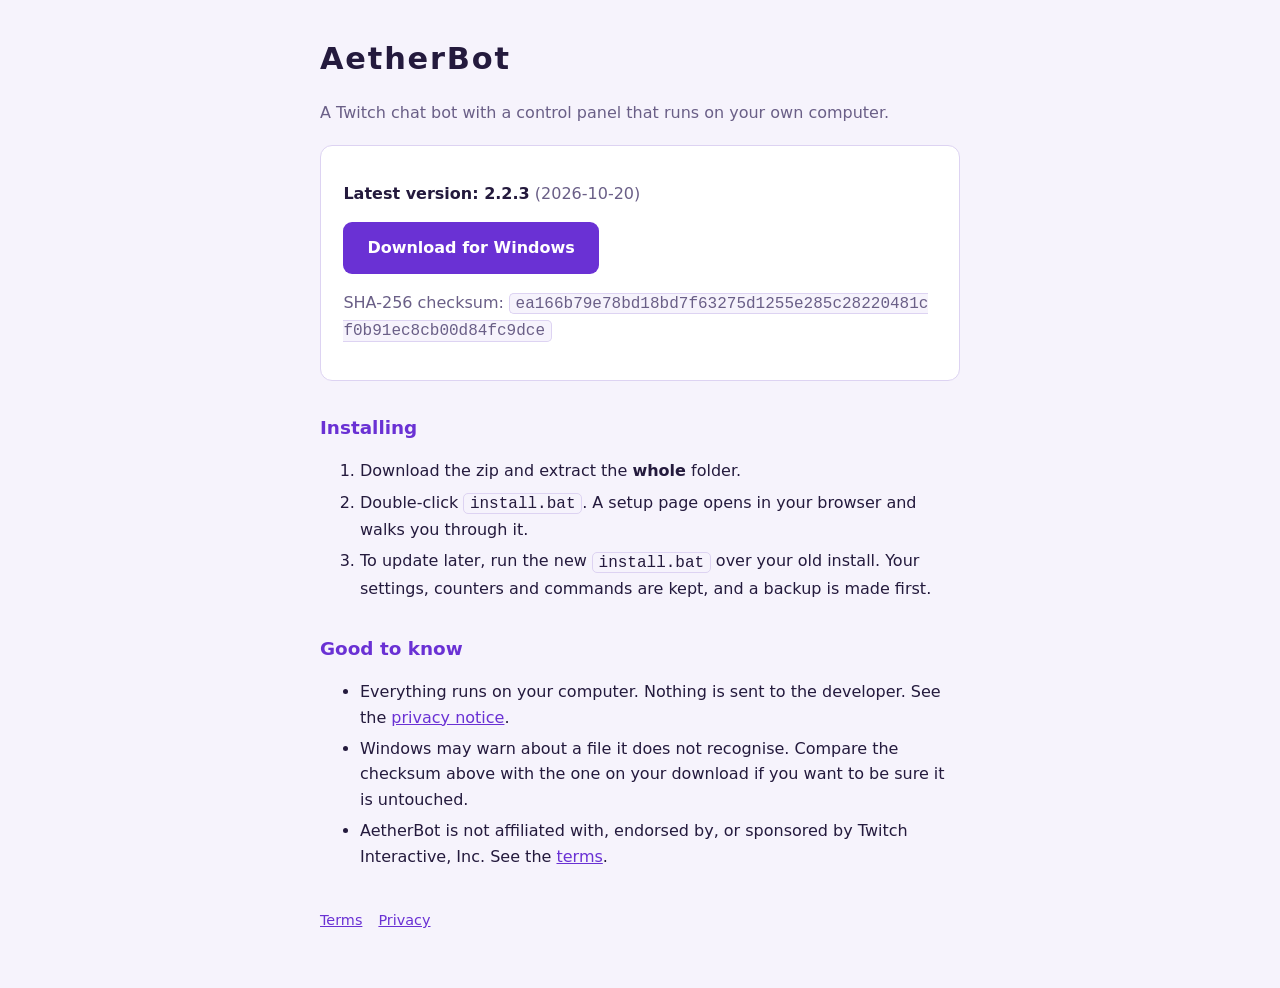
<file: index.html>
<!doctype html>
<html lang="en"><head><meta charset="utf-8"><meta name="viewport" content="width=device-width,initial-scale=1">
<title>AetherBot</title><link rel="stylesheet" href="style.css"></head>
<body><div class="wrap">
<h1>AetherBot</h1>
<p class="dim">A Twitch chat bot with a control panel that runs on your own computer.</p>

<div class="card">
  <p><strong>Latest version: <span id="ver">&hellip;</span></strong> <span class="dim" id="date"></span></p>
  <p><a class="btn" id="dl" href="https://github.com/AetherBot-Dev/AetherBot/releases/latest">Download for Windows</a></p>
  <p class="dim" id="sum"></p>
</div>

<h2>Installing</h2>
<ol>
  <li>Download the zip and extract the <b>whole</b> folder.</li>
  <li>Double-click <code>install.bat</code>. A setup page opens in your browser and walks you through it.</li>
  <li>To update later, run the new <code>install.bat</code> over your old install. Your settings, counters and commands are kept, and a backup is made first.</li>
</ol>

<h2>Good to know</h2>
<ul>
  <li>Everything runs on your computer. Nothing is sent to the developer. See the <a href="privacy.html">privacy notice</a>.</li>
  <li>Windows may warn about a file it does not recognise. Compare the checksum above with the one on your download if you want to be sure it is untouched.</li>
  <li>AetherBot is not affiliated with, endorsed by, or sponsored by Twitch Interactive, Inc. See the <a href="terms.html">terms</a>.</li>
</ul>

<nav><a href="terms.html">Terms</a><a href="privacy.html">Privacy</a></nav>
</div>
<script>
fetch('version.json',{cache:'no-store'}).then(r=>r.json()).then(function(v){
  document.getElementById('ver').textContent=v.version;
  if(v.released)document.getElementById('date').textContent='('+v.released+')';
  if(v.download)document.getElementById('dl').href=v.download;
  if(v.sha256)document.getElementById('sum').innerHTML='SHA-256 checksum: <code>'+v.sha256+'</code>';
}).catch(function(){document.getElementById('ver').textContent='see the download page';});
</script>
</body></html>
</file>
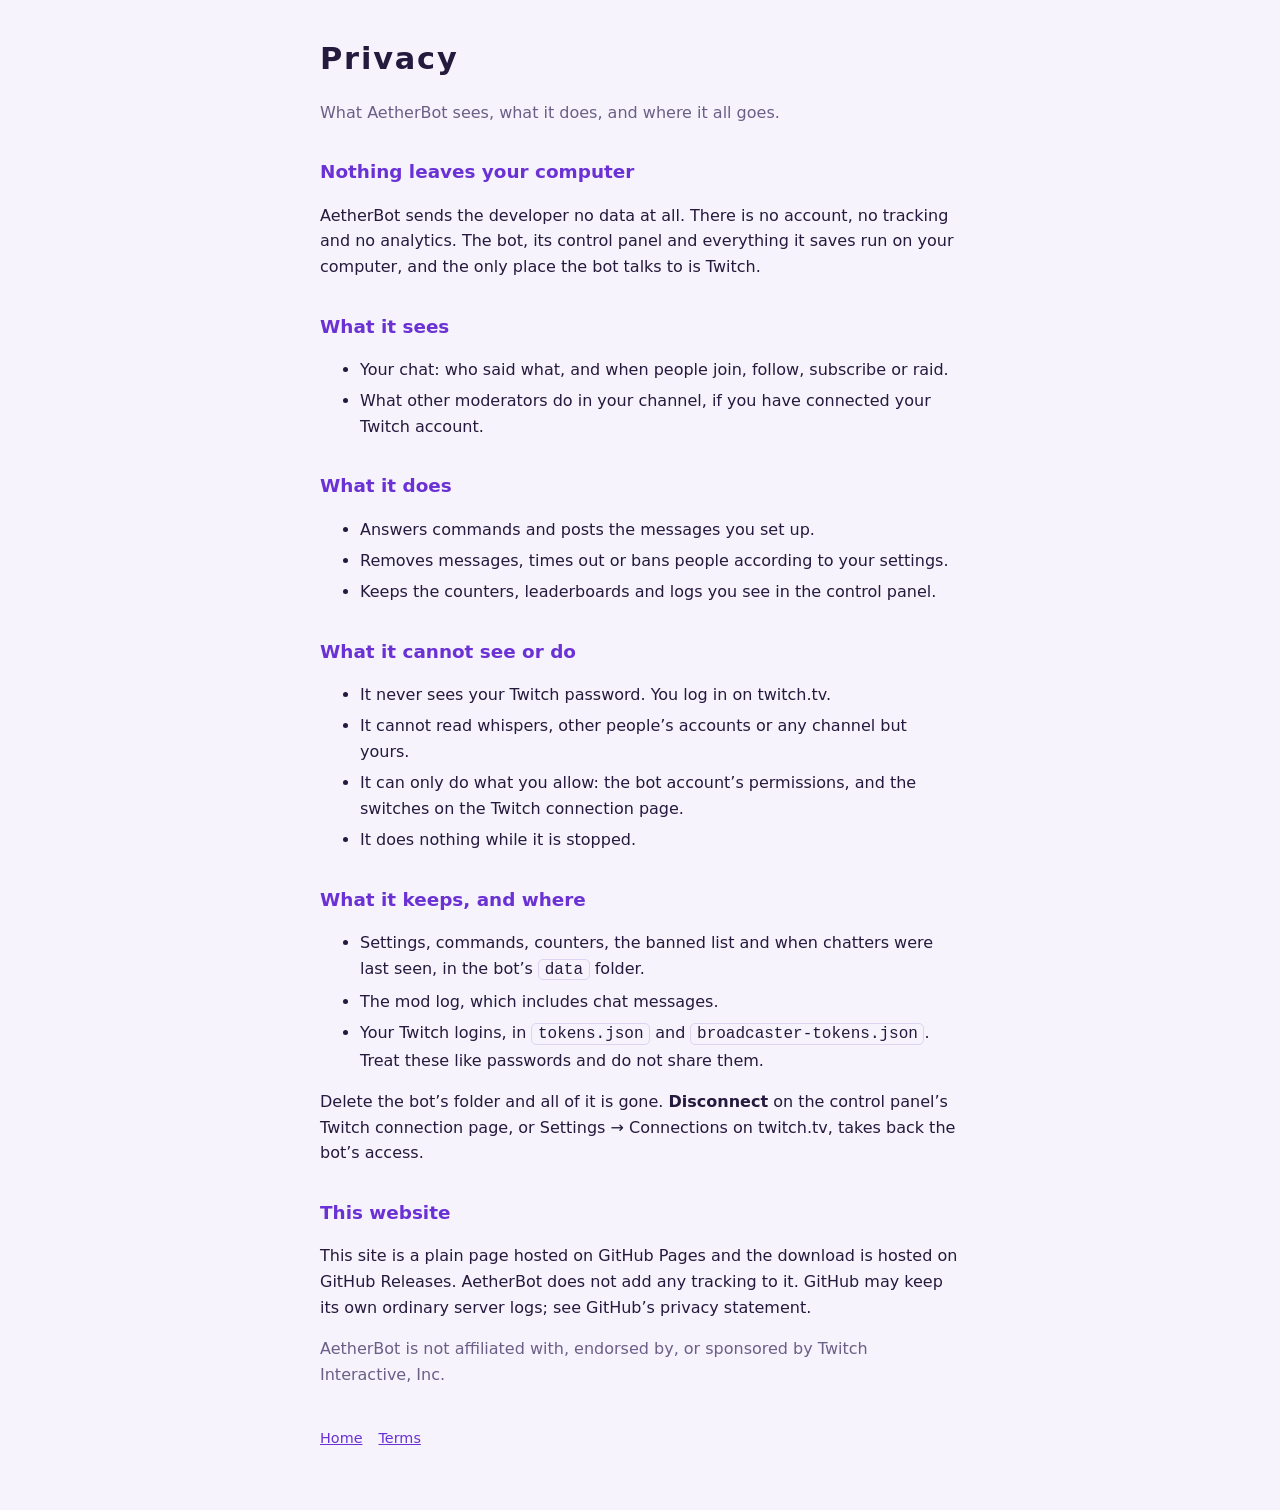
<file: privacy.html>
<!doctype html>
<html lang="en"><head><meta charset="utf-8"><meta name="viewport" content="width=device-width,initial-scale=1">
<title>AetherBot privacy</title><link rel="stylesheet" href="style.css"></head>
<body><div class="wrap">
<h1>Privacy</h1>
<p class="dim">What AetherBot sees, what it does, and where it all goes.</p>

<h2>Nothing leaves your computer</h2>
<p>AetherBot sends the developer no data at all. There is no account, no tracking and no analytics. The bot, its control panel and everything it saves run on your computer, and the only place the bot talks to is Twitch.</p>

<h2>What it sees</h2>
<ul>
  <li>Your chat: who said what, and when people join, follow, subscribe or raid.</li>
  <li>What other moderators do in your channel, if you have connected your Twitch account.</li>
</ul>

<h2>What it does</h2>
<ul>
  <li>Answers commands and posts the messages you set up.</li>
  <li>Removes messages, times out or bans people according to your settings.</li>
  <li>Keeps the counters, leaderboards and logs you see in the control panel.</li>
</ul>

<h2>What it cannot see or do</h2>
<ul>
  <li>It never sees your Twitch password. You log in on twitch.tv.</li>
  <li>It cannot read whispers, other people&rsquo;s accounts or any channel but yours.</li>
  <li>It can only do what you allow: the bot account&rsquo;s permissions, and the switches on the Twitch connection page.</li>
  <li>It does nothing while it is stopped.</li>
</ul>

<h2>What it keeps, and where</h2>
<ul>
  <li>Settings, commands, counters, the banned list and when chatters were last seen, in the bot&rsquo;s <code>data</code> folder.</li>
  <li>The mod log, which includes chat messages.</li>
  <li>Your Twitch logins, in <code>tokens.json</code> and <code>broadcaster-tokens.json</code>. Treat these like passwords and do not share them.</li>
</ul>
<p>Delete the bot&rsquo;s folder and all of it is gone. <b>Disconnect</b> on the control panel&rsquo;s Twitch connection page, or Settings &rarr; Connections on twitch.tv, takes back the bot&rsquo;s access.</p>

<h2>This website</h2>
<p>This site is a plain page hosted on GitHub Pages and the download is hosted on GitHub Releases. AetherBot does not add any tracking to it. GitHub may keep its own ordinary server logs; see GitHub&rsquo;s privacy statement.</p>

<p class="dim">AetherBot is not affiliated with, endorsed by, or sponsored by Twitch Interactive, Inc.</p>
<nav><a href="index.html">Home</a><a href="terms.html">Terms</a></nav>
</div></body></html>
</file>
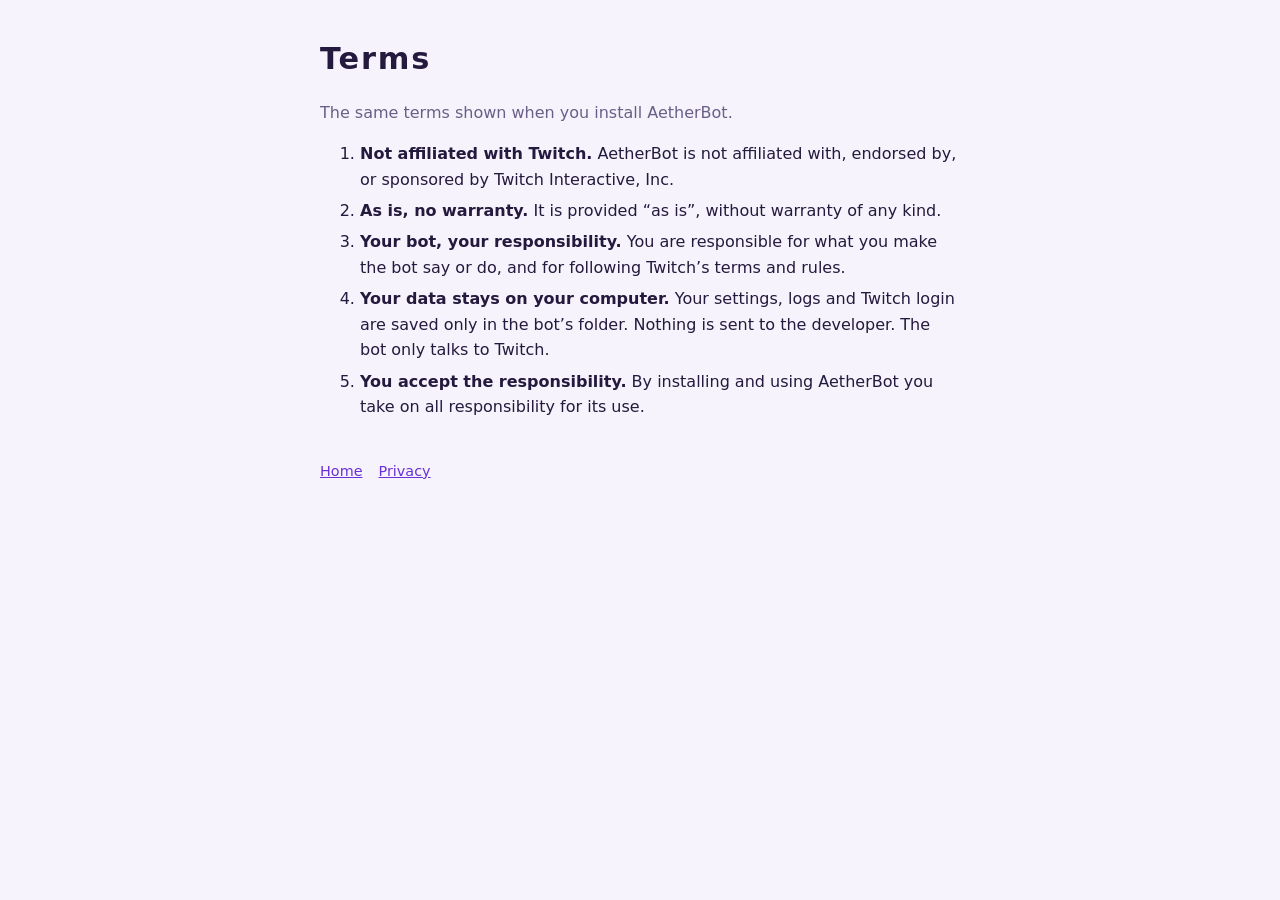
<file: terms.html>
<!doctype html>
<html lang="en"><head><meta charset="utf-8"><meta name="viewport" content="width=device-width,initial-scale=1">
<title>AetherBot terms</title><link rel="stylesheet" href="style.css"></head>
<body><div class="wrap">
<h1>Terms</h1>
<p class="dim">The same terms shown when you install AetherBot.</p>
<ol>
  <li><b>Not affiliated with Twitch.</b> AetherBot is not affiliated with, endorsed by, or sponsored by Twitch Interactive, Inc.</li>
  <li><b>As is, no warranty.</b> It is provided &ldquo;as is&rdquo;, without warranty of any kind.</li>
  <li><b>Your bot, your responsibility.</b> You are responsible for what you make the bot say or do, and for following Twitch&rsquo;s terms and rules.</li>
  <li><b>Your data stays on your computer.</b> Your settings, logs and Twitch login are saved only in the bot&rsquo;s folder. Nothing is sent to the developer. The bot only talks to Twitch.</li>
  <li><b>You accept the responsibility.</b> By installing and using AetherBot you take on all responsibility for its use.</li>
</ol>
<nav><a href="index.html">Home</a><a href="privacy.html">Privacy</a></nav>
</div></body></html>
</file>
<file: style.css>
:root{--bg:#0d0a16;--panel:#161027;--edge:#2c2147;--ink:#eee9fb;--dim:#a89fc4;--key:#b48cff;--btn:#7b3fe4}
@media (prefers-color-scheme: light){:root{--bg:#f6f3fc;--panel:#fff;--edge:#ddd3f2;--ink:#241a3d;--dim:#6a5f87;--key:#6a31d4;--btn:#6a31d4}}
*{box-sizing:border-box}
body{margin:0;background:var(--bg);color:var(--ink);font:16px/1.6 system-ui,-apple-system,"Segoe UI",sans-serif}
.wrap{max-width:42rem;margin:0 auto;padding:2rem 1rem 4rem}
h1{font-size:1.9rem;letter-spacing:.06em;margin:.2rem 0}
h2{font-size:1.15rem;margin:2rem 0 .4rem;color:var(--key)}
p,li{color:var(--ink)}.dim{color:var(--dim)}
.card{background:var(--panel);border:1px solid var(--edge);border-radius:12px;padding:1.2rem 1.4rem;margin:1.2rem 0}
a{color:var(--key)}
.btn{display:inline-block;background:var(--btn);color:#fff;text-decoration:none;padding:.8rem 1.5rem;border-radius:9px;font-weight:600}
code{background:var(--bg);border:1px solid var(--edge);border-radius:5px;padding:.05rem .35rem;word-break:break-all}
nav{margin-top:2.5rem;font-size:.9rem}nav a{margin-right:1rem}
ol li,ul li{margin:.35rem 0}
</file>
